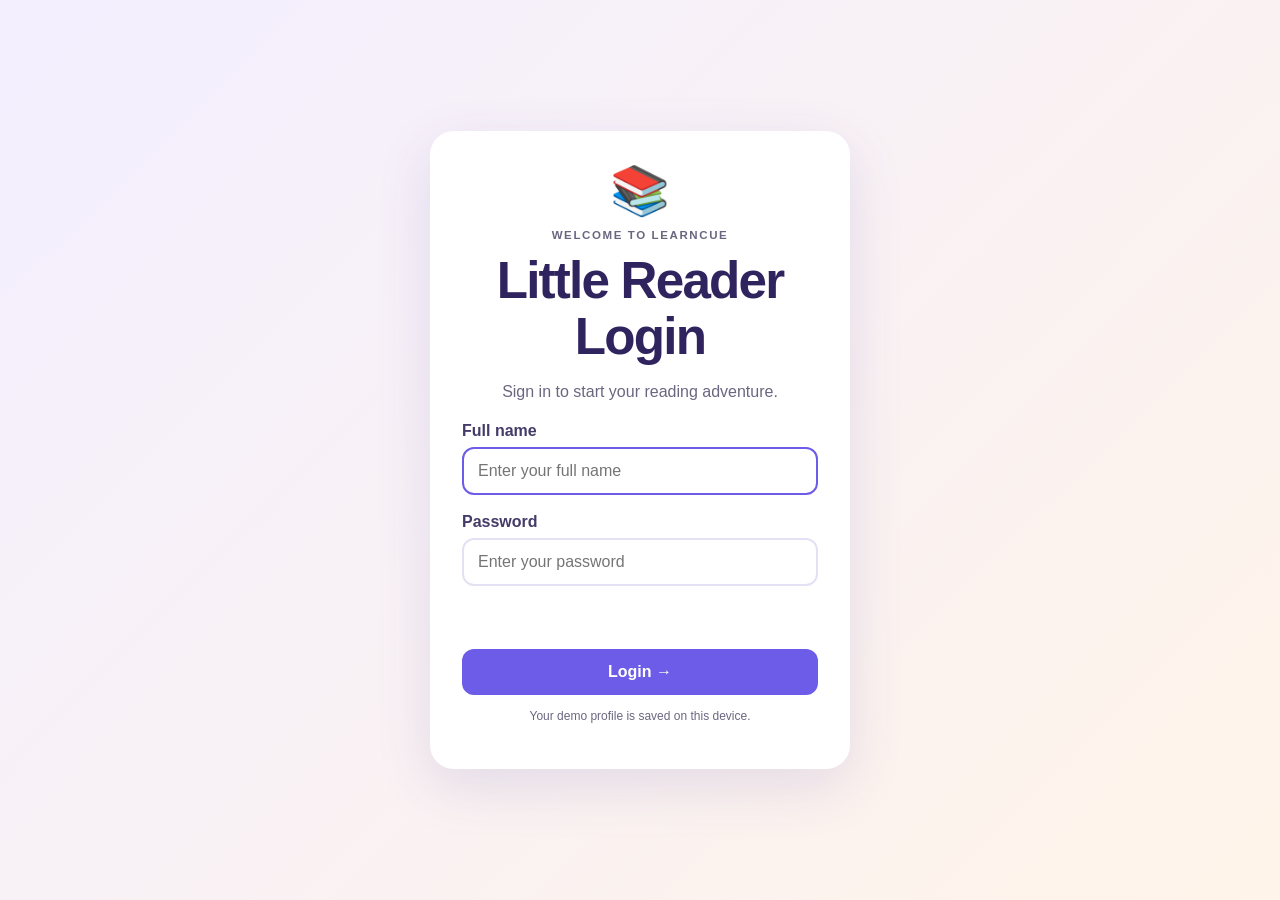
<file: index_without_google.html>
<!DOCTYPE html>
<html lang="en">
<head>
  <meta charset="UTF-8">
  <meta name="viewport" content="width=device-width, initial-scale=1.0">
  <meta name="theme-color" content="#6c5ce7">
  <title>LearnCue | Little Readers</title>
  <link rel="stylesheet" href="style.css">
  <link rel="manifest" href="./manifest.json">
<meta name="theme-color" content="#4F46E5">

  <style>
    .login-screen{position:fixed;inset:0;z-index:9999;display:flex;align-items:center;justify-content:center;padding:20px;background:linear-gradient(135deg,#f3efff,#fff4e9);font-family:inherit}
    .login-card{width:min(100%,420px);background:#fff;border-radius:24px;padding:32px;box-shadow:0 18px 55px #5145a522;text-align:center}
    .login-logo{font-size:48px;margin-bottom:8px}.login-card h1{margin:8px 0;color:#30245f}.login-card p{color:#6b6680;line-height:1.5}
    .login-card label{display:block;text-align:left;margin:18px 0 7px;font-weight:700;color:#443b68}
    .login-card input{box-sizing:border-box;width:100%;padding:13px 14px;border:2px solid #e5e0f4;border-radius:12px;font:inherit;outline:none}
    .login-card input:focus{border-color:#6c5ce7}.login-card button{width:100%;border:0;border-radius:12px;padding:14px;margin-top:18px;background:#6c5ce7;color:#fff;font:inherit;font-weight:700;cursor:pointer}
    .login-error{color:#c0392b!important;min-height:1.2em;font-size:14px}.hidden-by-login{display:none!important}
    .logout-button{border:0;border-radius:10px;padding:8px 12px;margin-left:10px;background:#eee9ff;color:#5142a6;font-weight:700;cursor:pointer}
  </style>

</head>
<body>
  <section class="login-screen" id="loginScreen" aria-labelledby="loginTitle">
    <form class="login-card" id="loginForm">
      <div class="login-logo">📚</div>
      <p class="eyebrow">WELCOME TO LEARNCUE</p>
      <h1 id="loginTitle">Little Reader Login</h1>
      <p>Sign in to start your reading adventure.</p>
      <label for="readerName">Full name</label>
      <input id="readerName" name="readerName" type="text" maxlength="80" placeholder="Enter your full name" autocomplete="name" required>
      <label for="readerPassword">Password</label>
      <input id="readerPassword" name="readerPassword" type="password" minlength="6" placeholder="Enter your password" autocomplete="current-password" required>
      <p class="login-error" id="loginError" role="alert"></p>
      <button type="submit">Login →</button>
      <p style="font-size:12px">Your demo profile is saved on this device.</p>
    </form>
  </section>
  <header class="topbar hidden-by-login" id="appHeader">
    <a class="brand" href="#" aria-label="LearnCue home"><span class="brand-icon">📚</span><span>LearnCue</span></a>
    <div class="streak"><span>⭐</span> <strong id="starCount">0</strong> stars <button class="logout-button" id="logoutButton" type="button">Log out</button></div>
  </header>
  <main class="container hidden-by-login" id="appMain">
    <section class="hero">
      <div class="hero-copy">
        <p class="eyebrow">HELLO, LITTLE READER!</p>
        <h1>Let’s learn to<br><span>read together.</span></h1>
        <p class="hero-description">Letters, sounds, and little stories make big adventures.</p>
        <button class="primary-button" id="startButton">Start learning <span>→</span></button>
      </div>
      <div class="hero-art" aria-hidden="true">
        <div class="sun">☀️</div><div class="book-stack">📚</div><div class="bear">🐻</div>
        <div class="floating-letter letter-a">A</div><div class="floating-letter letter-b">B</div>
      </div>
    </section>
    <section class="section-heading">
      <div><p class="eyebrow">YOUR ADVENTURE</p><h2>Choose an activity</h2></div>
      <p class="small-note">Learn a little every day 🌱</p>
    </section>
    <section class="activity-grid">
      <button class="activity-card card-peach" data-view="letters"><span class="activity-emoji">🔤</span><span class="activity-title">Letter Land</span><span class="activity-description">Learn letters and sounds</span><span class="card-arrow">→</span></button>
      <button class="activity-card card-blue" data-view="words"><span class="activity-emoji">📖</span><span class="activity-title">Little Words</span><span class="activity-description">Practice simple words</span><span class="card-arrow">→</span></button>
      <button class="activity-card card-purple" data-view="match"><span class="activity-emoji">🧩</span><span class="activity-title">Picture Match</span><span class="activity-description">Match words and pictures</span><span class="card-arrow">→</span></button>
      <button class="activity-card card-pink" data-view="listen"><span class="activity-emoji">🔊</span><span class="activity-title">Listen & Say</span><span class="activity-description">Hear words read aloud</span><span class="card-arrow">→</span></button>
      <button class="activity-card card-green" data-view="comprehension"><span class="activity-emoji">🌳</span><span class="activity-title">Story Time</span><span class="activity-description">Read and answer questions</span><span class="card-arrow">→</span></button>
      <button class="activity-card card-yellow" data-view="progress"><span class="activity-emoji">🏆</span><span class="activity-title">My Progress</span><span class="activity-description">See your stars and activities</span><span class="card-arrow">→</span></button>
    </section>
    <section id="activityPanel" class="panel hidden" aria-live="polite">
      <div class="panel-heading"><div><p class="eyebrow" id="panelEyebrow">LET'S PRACTICE</p><h2 id="panelTitle">Activity</h2></div><button id="closePanel" class="close-button" aria-label="Close activity">✕</button></div>
      <div id="panelContent"></div>
    </section>
    <footer><span>🌈</span> Every reader grows one page at a time. <span>🌈</span></footer>
  </main>

  <script>
    (() => {
      const screen = document.getElementById('loginScreen');
      const form = document.getElementById('loginForm');
      const nameInput = document.getElementById('readerName');
      const passwordInput = document.getElementById('readerPassword');
      const error = document.getElementById('loginError');
      const header = document.getElementById('appHeader');
      const main = document.getElementById('appMain');
      const logout = document.getElementById('logoutButton');
      const profileKey = 'learncue_demo_profile';

      function showApp(profile) {
        screen.classList.add('hidden-by-login');
        header.classList.remove('hidden-by-login');
        main.classList.remove('hidden-by-login');
        const greeting = document.querySelector('.hero-copy .eyebrow');
        if (greeting) greeting.textContent = 'HELLO, ' + profile.name.toUpperCase() + '!';
        try {
          const savedStars = localStorage.getItem('learncue_stars_' + profile.name.toLowerCase());
          const starCount = document.getElementById('starCount');
          if (starCount && savedStars !== null) starCount.textContent = savedStars;
        } catch (_) {}
      }

      form.addEventListener('submit', (event) => {
        event.preventDefault();
        const name = nameInput.value.trim();
        const password = passwordInput.value;
        if (!name) { error.textContent = 'Please enter your full name.'; return; }
        if (password.length < 6) { error.textContent = 'Password must be at least 6 characters.'; return; }
        try {
          const accountKey = 'learncue_demo_account_' + name.toLowerCase();
          const existingAccount = JSON.parse(localStorage.getItem(accountKey) || 'null');
          if (existingAccount && existingAccount.password !== password) {
            error.textContent = 'Incorrect password for this name on this device.';
            return;
          }
          if (!existingAccount) localStorage.setItem(accountKey, JSON.stringify({ name, password }));
          const profile = { name, provider: 'local' };
          localStorage.setItem(profileKey, JSON.stringify(profile));
          showApp(profile);
        } catch (_) {
          error.textContent = 'Your browser storage is unavailable. Please enable local storage.';
        }
      });

      logout.addEventListener('click', () => {
        screen.classList.remove('hidden-by-login');
        header.classList.add('hidden-by-login');
        main.classList.add('hidden-by-login');
        nameInput.value = '';
        passwordInput.value = '';
        error.textContent = '';
        nameInput.focus();
      });

      try {
        const profile = JSON.parse(localStorage.getItem(profileKey) || 'null');
        if (profile && profile.name) showApp(profile);
        else nameInput.focus();
      } catch (_) { nameInput.focus(); }
    })();
  </script>

  <script src="app.js"></script>
  <script>
if ("serviceWorker" in navigator) {
    window.addEventListener("load", async () => {
        try {
            await navigator.serviceWorker.register("./sw.js");
            console.log("Service worker registered!");
        } catch (error) {
            console.error("Service worker error:", error);
        }
    });
}
</script>
</body>
</html>
</file>
<file: style.css>
:root { --ink:#26324b; --muted:#68758c; --purple:#6c5ce7; --line:#eeeaf5; --shadow:0 14px 35px rgba(54,49,96,.09); }
*{box-sizing:border-box} body{margin:0;font-family:"Trebuchet MS",Arial,sans-serif;color:var(--ink);background:#f8f7ff} button{font:inherit;cursor:pointer}
button:focus-visible,a:focus-visible{outline:3px solid #25204f;outline-offset:3px}
.topbar{display:flex;justify-content:space-between;align-items:center;padding:18px max(5vw,20px);background:rgba(255,255,255,.9);border-bottom:1px solid var(--line)}
.brand{display:flex;align-items:center;gap:10px;color:var(--ink);text-decoration:none;font-weight:900;font-size:1.35rem}.brand-icon{display:grid;place-items:center;width:42px;height:42px;border-radius:14px;background:#eeeaff;font-size:1.4rem}
.streak{background:#fff4d7;color:#78551b;padding:10px 15px;border-radius:999px;font-size:.92rem}.container{width:min(1080px,92%);margin:28px auto 40px}
.hero{display:grid;grid-template-columns:1.1fr .9fr;align-items:center;min-height:300px;padding:34px 5%;background:linear-gradient(115deg,#fff 10%,#fff7e8 100%);border:1px solid #f1e9db;border-radius:28px;box-shadow:var(--shadow);overflow:hidden}
.eyebrow{margin:0 0 9px;color:var(--purple);font-size:.72rem;font-weight:900;letter-spacing:1.6px}h1{margin:0;font-size:clamp(2.1rem,4vw,3.5rem);line-height:1.08;letter-spacing:-1.8px}h1 span{color:#e58a45}.hero-description{max-width:360px;color:var(--muted);line-height:1.6}
.primary-button{border:0;border-radius:14px;padding:14px 19px;color:white;background:var(--purple);font-weight:800;box-shadow:0 8px 18px #6c5ce733}.primary-button span{padding-left:12px}
.hero-art{min-height:220px;position:relative;display:grid;place-items:center}.book-stack{font-size:7rem;filter:drop-shadow(0 12px 8px #a28b6733);transform:rotate(-5deg)}.bear{position:absolute;font-size:4rem;bottom:8px;right:13%}.sun{position:absolute;top:2px;right:18%;font-size:2.4rem}
.floating-letter{position:absolute;display:grid;place-items:center;width:52px;height:52px;border-radius:17px;font-size:1.5rem;font-weight:900;box-shadow:var(--shadow)}.letter-a{top:28%;left:8%;background:#dff5df;color:#378653;transform:rotate(-12deg)}.letter-b{bottom:18%;right:7%;background:#e5e0ff;color:#6c5ce7;transform:rotate(12deg)}
.section-heading{display:flex;align-items:end;justify-content:space-between;margin:34px 2px 16px}h2{margin:0;font-size:1.55rem;letter-spacing:-.5px}.small-note{margin:0 0 3px;color:var(--muted);font-size:.9rem}
.activity-grid{display:grid;grid-template-columns:repeat(3,1fr);gap:15px}.activity-card{position:relative;min-height:160px;padding:19px;text-align:left;border:1px solid transparent;border-radius:22px;display:flex;flex-direction:column;align-items:flex-start;gap:8px;transition:transform .18s,box-shadow .18s}.activity-card:hover{transform:translateY(-3px);box-shadow:var(--shadow)}
.card-peach{background:#fff0e5;border-color:#ffe1cc}.card-blue{background:#e7f4ff;border-color:#d5eaff}.card-purple{background:#eeeaff;border-color:#e0d9ff}.card-green{background:#e8f7e9;border-color:#d5efd7}.card-pink{background:#ffeaf2;border-color:#ffd7e7}.card-yellow{background:#fff6d9;border-color:#f6e8ad}
.activity-emoji{font-size:2rem;margin-bottom:3px}.activity-title{font-weight:900;font-size:1.05rem}.activity-description{font-size:.84rem;line-height:1.4;color:#5f6a7f;max-width:200px}.card-arrow{position:absolute;right:17px;bottom:16px;font-size:1.3rem;font-weight:bold}
.panel{margin-top:26px;padding:26px;background:white;border:1px solid var(--line);border-radius:24px;box-shadow:var(--shadow)}.hidden{display:none}.panel-heading{display:flex;justify-content:space-between;align-items:start;margin-bottom:20px}.close-button{border:0;background:#f3f1fb;border-radius:10px;padding:8px 11px;color:var(--ink)}
.letter-list{display:grid;grid-template-columns:repeat(6,1fr);gap:10px}.letter-tile{border:0;border-radius:16px;min-height:75px;font-size:1.7rem;font-weight:900;background:#f0edff;color:#6454d9}.letter-tile small{display:block;font-size:.7rem;font-weight:600;color:#6d7890}
.practice-card{padding:22px;border-radius:18px;background:#faf9ff;border:1px solid var(--line)}.big-emoji{font-size:4rem;text-align:center;margin:5px}.question{font-size:1.2rem;font-weight:900;text-align:center;margin:12px 0 18px}.answer-options{display:flex;flex-wrap:wrap;justify-content:center;gap:10px}.answer-button{border:2px solid #e7e2ff;background:white;color:var(--ink);padding:12px 18px;border-radius:13px;font-weight:800;min-width:100px}.answer-button:hover{border-color:var(--purple);background:#f7f5ff}.answer-button:disabled{cursor:default;opacity:.8}.feedback{text-align:center;font-weight:800;min-height:28px;margin:14px 0 0}.good{color:#22834c}.try-again{color:#b66a28}.story-text{font-size:1.12rem;line-height:1.9;background:#fff8e8;border-radius:16px;padding:20px}.read-button{display:block;margin:12px auto;border:2px solid #e7e2ff;border-radius:13px;background:white;padding:11px 16px;font-weight:800;color:var(--ink)}
.progress-stats{display:grid;grid-template-columns:repeat(3,1fr);gap:12px}.stat{padding:18px;background:#f7f5ff;border-radius:16px;text-align:center}.stat strong{display:block;font-size:1.8rem;color:var(--purple)}.stat span{color:var(--muted);font-size:.85rem}
footer{display:flex;justify-content:center;align-items:center;gap:9px;color:var(--muted);font-size:.88rem;padding:35px 0 5px}
@media(max-width:800px){.activity-grid{grid-template-columns:repeat(2,1fr)}.hero{grid-template-columns:1fr .7fr;padding:28px 5%}.book-stack{font-size:5rem}.letter-list{grid-template-columns:repeat(4,1fr)}}
@media(max-width:520px){.container{margin-top:16px}.hero{grid-template-columns:1fr;padding:25px 6%}.hero-art{min-height:145px}.hero-copy{text-align:center}.hero-description{margin-left:auto;margin-right:auto}.section-heading{align-items:start;gap:8px;flex-direction:column}.activity-grid{gap:10px}.activity-card{padding:14px;min-height:150px}.activity-description{font-size:.78rem}.panel{padding:16px}.progress-stats{grid-template-columns:1fr}.letter-list{grid-template-columns:repeat(4,1fr)}.practice-card{padding:15px}}
</file>
